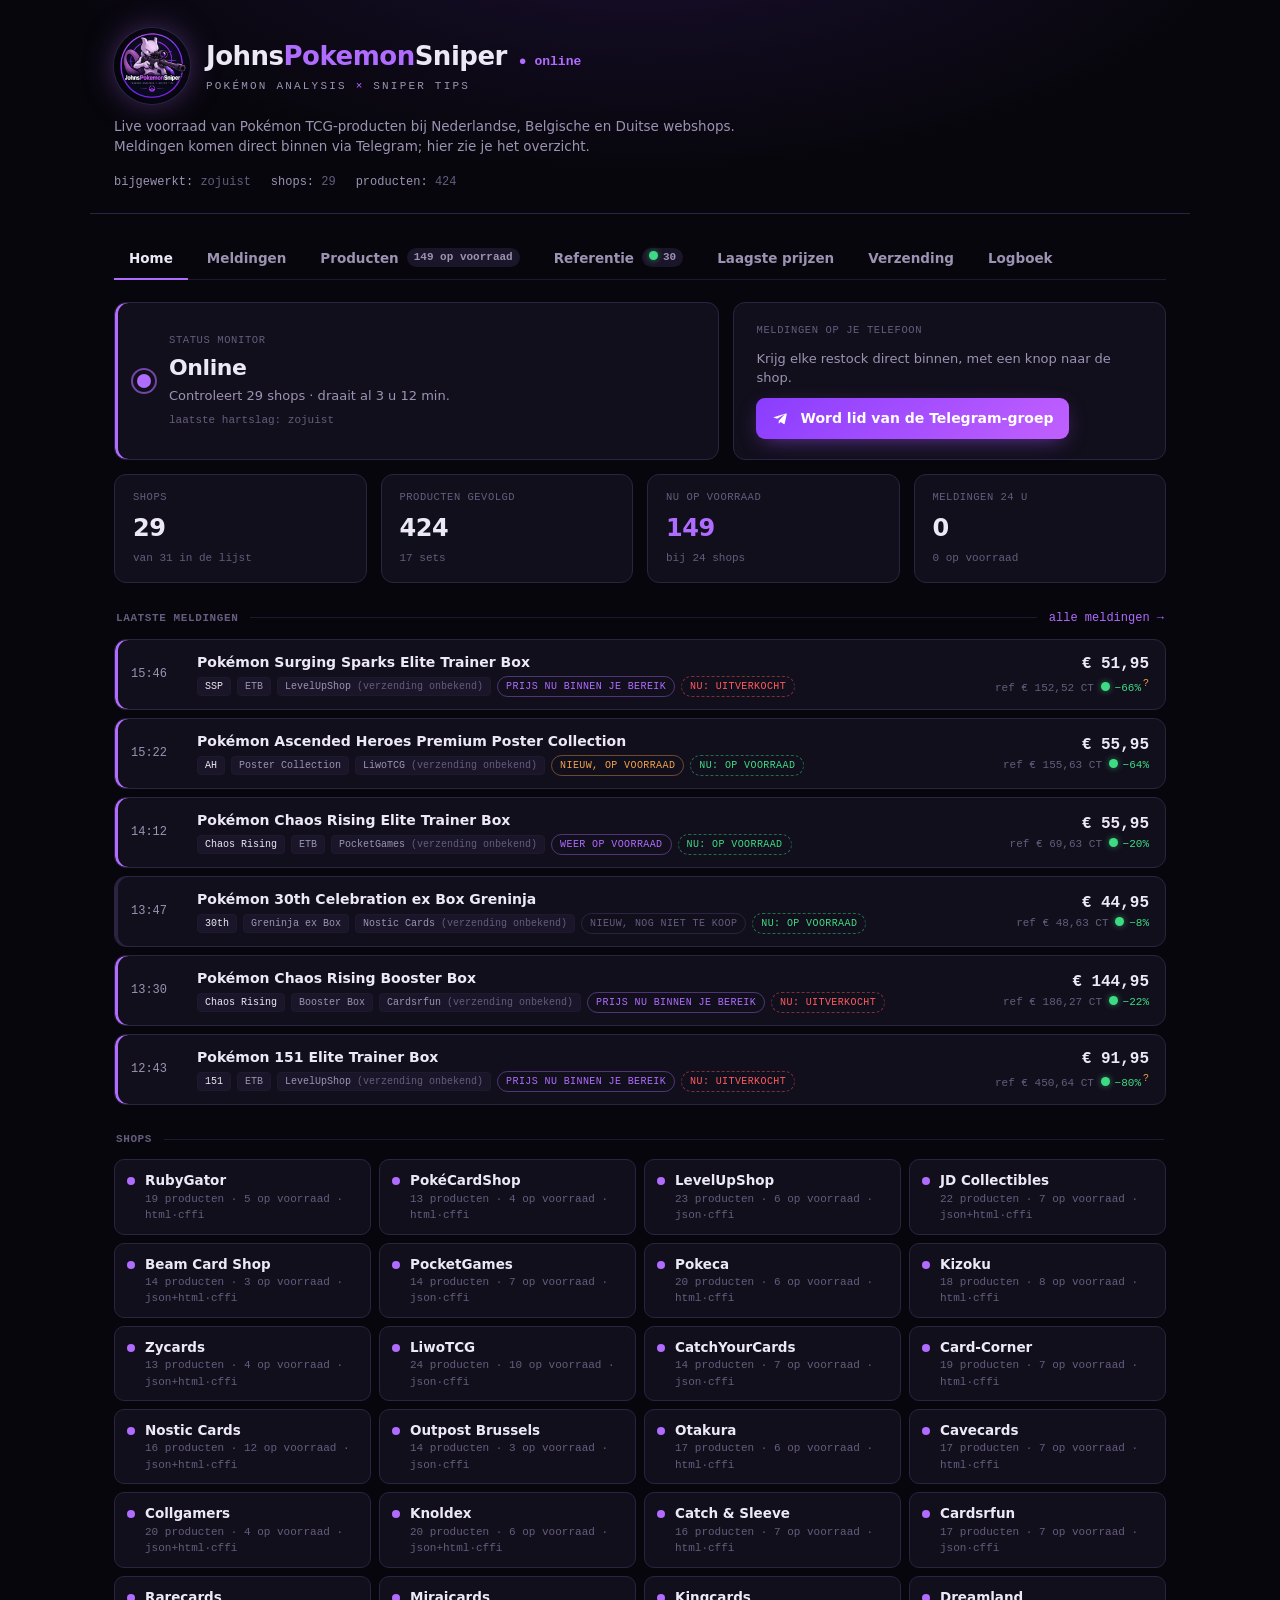
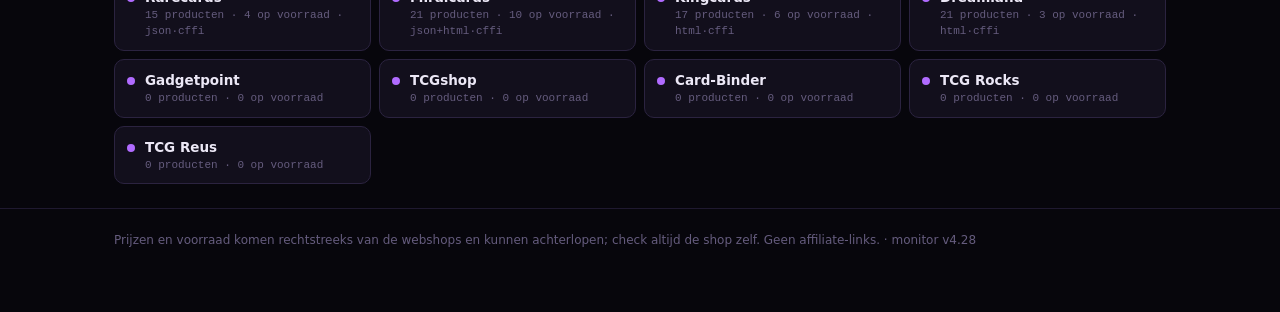
<file: index.html>
<!DOCTYPE html>
<html lang="nl">
<head>
<meta charset="UTF-8">
<meta name="viewport" content="width=device-width, initial-scale=1.0">
<title>JohnsPokemonSniper</title>
<meta name="description" content="Live voorraad van Pokémon TCG-producten bij NL/BE/DE-webshops.">
<link rel="icon" type="image/png" href="assets/favicon.png">
<link rel="apple-touch-icon" href="assets/apple-touch-icon.png">
<meta name="theme-color" content="#07060c">
<meta property="og:title" content="JohnsPokemonSniper">
<meta property="og:description" content="Live voorraad van Pokémon TCG-producten bij NL/BE/DE-webshops.">
<meta property="og:image" content="assets/logo.png">
<link rel="stylesheet" href="assets/style.css">
</head>
<body>
  <header>
    <div class="brand">
      <img class="logo" src="assets/logo.png" alt="JohnsPokemonSniper logo" width="76" height="76">
      <div class="names">
        <div class="row"><h1>Johns<span class="p">Pokemon</span>Sniper</h1>
          <span class="sub" id="brand-status">● laden…</span></div>
        <span class="motto">Pokémon analysis <i>×</i> sniper tips</span>
      </div>
    </div>
    <p class="tagline" style="margin-top:12px">Live voorraad van Pokémon TCG-producten bij Nederlandse, Belgische en Duitse webshops.
      Meldingen komen direct binnen via Telegram; hier zie je het overzicht.</p>
    <div class="meta-row">
      <span><b>bijgewerkt:</b> <span id="meta-updated">—</span></span>
      <span><b>shops:</b> <span id="meta-shops">—</span></span>
      <span><b>producten:</b> <span id="meta-products">—</span></span>
    </div>
  </header>

  <main>
    <nav class="tabs" id="tabs">
      <a class="tab" href="#home" data-tab="home">Home</a>
      <a class="tab" href="#meldingen" data-tab="meldingen">Meldingen <span class="cnt" id="cnt-alerts"></span></a>
      <a class="tab" href="#producten" data-tab="producten">Producten <span class="cnt" id="cnt-products"></span></a>
      <a class="tab" href="#referentie" data-tab="referentie">Referentie <span class="cnt" id="cnt-refs"></span></a>
      <a class="tab" href="#historie" data-tab="historie">Laagste prijzen</a>
      <a class="tab" href="#verzending" data-tab="verzending">Verzending</a>
      <a class="tab" href="#logboek" data-tab="logboek">Logboek</a>
    </nav>

    <section id="view-home" class="view" hidden></section>
    <section id="view-meldingen" class="view" hidden></section>
    <section id="view-producten" class="view" hidden></section>
    <section id="view-referentie" class="view" hidden></section>
    <section id="view-historie" class="view" hidden></section>
    <section id="view-verzending" class="view" hidden></section>
    <section id="view-logboek" class="view" hidden></section>
  </main>

  <footer>
    <p>Prijzen en voorraad komen rechtstreeks van de webshops en kunnen achterlopen; check altijd de shop zelf.
      Geen affiliate-links. <span id="foot-version"></span></p>
  </footer>

  <script src="assets/config.js"></script>
  <script src="assets/app.js"></script>
</body>
</html>
</file>
<file: assets/style.css>
/* Poké Monitor — zelfde huisstijl als John's Ballie Bets */
:root {
  /* zwart/paars, afgestemd op het JohnsPokemonSniper-logo */
  --bg:#07060c; --panel:#120f1c; --panel-2:#1a1528; --line:#2b2340; --line-soft:#1f1930;
  --ink:#ece8f6; --ink-dim:#9c93b3; --ink-faint:#655c7e;
  --signal:#b06bff; --signal-2:#d38cff; --on-signal:#ffffff;
  --warn:#f0a24b; --neg:#ff5c8a;
  --mono:'SF Mono','JetBrains Mono','Fira Code',ui-monospace,Menlo,monospace;
  --sans:'Inter',-apple-system,BlinkMacSystemFont,'Segoe UI',system-ui,sans-serif;
}
* { box-sizing:border-box; margin:0; padding:0; }
[hidden] { display:none !important; }
body { background:var(--bg) radial-gradient(ellipse 900px 420px at 50% -120px, rgba(140,70,255,.16), transparent 70%) no-repeat;
       color:var(--ink); font-family:var(--sans); -webkit-font-smoothing:antialiased;
       line-height:1.5; padding-bottom:40px; }
a { color:inherit; }

header { border-bottom:1px solid var(--line); padding:28px 24px 22px; max-width:1100px; margin:0 auto; }
.brand { display:flex; align-items:center; gap:16px; flex-wrap:wrap; }
.brand .logo { width:76px; height:76px; border-radius:50%; flex:none; display:block;
               box-shadow:0 0 0 1px var(--line), 0 0 34px -6px rgba(176,107,255,.55); }
.brand .names { display:flex; flex-direction:column; gap:2px; }
.brand .row { display:flex; align-items:baseline; gap:12px; flex-wrap:wrap; }
.brand h1 .p { color:var(--signal); }
.brand h1 { font-size:26px; font-weight:800; letter-spacing:-0.5px; }
.brand .sub { font-family:var(--mono); font-size:13px; font-weight:600; color:var(--ink-faint); }
.brand .sub.on { color:var(--signal); } .brand .sub.paused { color:var(--warn); } .brand .sub.off { color:var(--neg); }
.tagline { color:var(--ink-dim); font-size:13.5px; margin-top:6px; max-width:640px; }
.meta-row { display:flex; gap:20px; margin-top:16px; flex-wrap:wrap; font-family:var(--mono); font-size:12px; color:var(--ink-faint); }
.meta-row b { color:var(--ink-dim); font-weight:500; }

main { max-width:1100px; margin:0 auto; padding:24px; }
footer { border-top:1px solid var(--line-soft); padding:22px 24px; }
footer p { max-width:1052px; margin:0 auto; font-size:12px; color:var(--ink-faint); }

/* tabbladen */
nav.tabs { display:flex; gap:4px; flex-wrap:wrap; border-bottom:1px solid var(--line-soft); margin-bottom:22px; }
.tab { color:var(--ink-dim); text-decoration:none; font-size:13.5px; font-weight:600; padding:10px 15px;
       border-bottom:2px solid transparent; display:flex; align-items:center; gap:8px; margin-bottom:-1px; }
.tab:hover { color:var(--ink); }
.tab.active { color:var(--ink); border-bottom-color:var(--signal); }
.tab .cnt { font-family:var(--mono); font-size:11px; background:var(--panel-2); color:var(--ink-dim); padding:1px 7px; border-radius:10px; }
.tab .cnt:empty { display:none; }
.tab.active .cnt { background:var(--signal); color:var(--on-signal); }

/* kaarten en tegels */
.panel { background:var(--panel); border:1px solid var(--line); border-radius:12px; }
.grid2 { display:grid; grid-template-columns:1.4fr 1fr; gap:14px; margin-bottom:14px; }
@media (max-width:760px) { .grid2 { grid-template-columns:1fr; } }

.status-card { padding:20px 22px; display:flex; gap:18px; align-items:center; box-shadow:inset 3px 0 0 var(--line); }
.status-card.on { box-shadow:inset 3px 0 0 var(--signal); }
.status-card.paused { box-shadow:inset 3px 0 0 var(--warn); }
.status-card.off { box-shadow:inset 3px 0 0 var(--neg); }
.pulse { width:14px; height:14px; border-radius:50%; background:var(--ink-faint); flex:none; position:relative; }
.on .pulse { background:var(--signal); }
.on .pulse::after { content:""; position:absolute; inset:-6px; border-radius:50%; border:2px solid var(--signal);
                    opacity:.6; animation:ping 2s ease-out infinite; }
.paused .pulse { background:var(--warn); } .off .pulse { background:var(--neg); }
@keyframes ping { from { transform:scale(.6); opacity:.7; } to { transform:scale(1.5); opacity:0; } }
@media (prefers-reduced-motion:reduce) { .on .pulse::after { animation:none; } }
.status-card .kicker { font-family:var(--mono); font-size:10.5px; letter-spacing:.6px; text-transform:uppercase; color:var(--ink-faint); }
.status-card h2 { font-size:22px; font-weight:800; letter-spacing:-.4px; margin-top:2px; }
.status-card p { color:var(--ink-dim); font-size:13px; margin-top:2px; }

.tg-card { padding:20px 22px; display:flex; flex-direction:column; justify-content:center; gap:10px; }
.tg-card .kicker { font-family:var(--mono); font-size:10.5px; letter-spacing:.6px; text-transform:uppercase; color:var(--ink-faint); }
.tg-card p { color:var(--ink-dim); font-size:13px; }
.btn-tg { display:inline-flex; align-items:center; gap:10px; align-self:flex-start; background:linear-gradient(135deg,#8a3dff,#c160ff); color:#fff;
          box-shadow:0 6px 22px -8px rgba(160,80,255,.7);
          text-decoration:none; font-weight:700; font-size:14px; padding:10px 16px; border-radius:9px; }
.btn-tg:hover { filter:brightness(1.08); }
.btn-tg svg { width:18px; height:18px; }

.summary-bar { display:flex; gap:14px; margin-bottom:24px; flex-wrap:wrap; }
.stat { background:var(--panel); border:1px solid var(--line); border-radius:12px; padding:15px 18px; flex:1; min-width:150px; }
.stat .label { font-family:var(--mono); font-size:10.5px; letter-spacing:.5px; text-transform:uppercase; color:var(--ink-faint); }
.stat .value { font-size:24px; font-weight:800; margin-top:5px; font-variant-numeric:tabular-nums; letter-spacing:-.5px; }
.stat .value.mint { color:var(--signal); }
.stat .sub { font-family:var(--mono); font-size:11px; color:var(--ink-faint); margin-top:4px; }

.section-head { display:flex; align-items:center; gap:12px; margin:26px 2px 12px; }
.section-head h3 { font-family:var(--mono); font-size:11px; letter-spacing:.6px; text-transform:uppercase; color:var(--ink-faint); font-weight:600; white-space:nowrap; }
.section-head .rule { flex:1; height:1px; background:var(--line-soft); }
.section-head a { font-family:var(--mono); font-size:12px; color:var(--signal); text-decoration:none; white-space:nowrap; }

/* shops op de homepage */
.shops { display:grid; grid-template-columns:repeat(auto-fill,minmax(210px,1fr)); gap:8px; }
.shop { background:var(--panel); border:1px solid var(--line); border-radius:10px; padding:10px 12px; display:flex; gap:10px; align-items:flex-start; }
.shop .dot { width:8px; height:8px; border-radius:50%; margin-top:7px; background:var(--signal); flex:none; }
.shop.warn .dot { background:var(--warn); } .shop.off .dot { background:var(--ink-faint); }
.shop .nm { font-weight:600; font-size:13.5px; }
.shop .st { font-family:var(--mono); font-size:11px; color:var(--ink-faint); }

/* meldingen */
.day-sep { display:flex; align-items:center; gap:12px; margin:22px 2px 10px; }
.day-sep:first-child { margin-top:4px; }
.day-sep .dag { font-family:var(--mono); font-size:10.5px; letter-spacing:.6px; text-transform:uppercase; color:var(--ink-faint); white-space:nowrap; }
.day-sep .rule { flex:1; height:1px; background:var(--line-soft); }
.day-sep .n { font-family:var(--mono); font-size:11px; color:var(--ink-dim); }
.alert { background:var(--panel); border:1px solid var(--line); border-radius:12px; margin-bottom:8px; padding:12px 16px;
         display:grid; grid-template-columns:52px 1fr auto; gap:4px 14px; align-items:center; box-shadow:inset 3px 0 0 var(--line); }
.alert.stock { box-shadow:inset 3px 0 0 var(--signal); }
.alert .time { font-family:var(--mono); font-size:12px; color:var(--ink-dim); }
.alert .what { min-width:0; }
.alert .what .t { font-weight:650; font-size:14px; overflow:hidden; text-overflow:ellipsis; }
.alert .what .t a { text-decoration:none; } .alert .what .t a:hover { color:var(--signal); }
.alert .what .m { display:flex; gap:6px; flex-wrap:wrap; margin-top:3px; align-items:center; }
.alert .price { text-align:right; font-family:var(--mono); }
.alert .price .amt { font-size:16px; font-weight:700; }
.alert .price .ref { font-size:11px; color:var(--ink-faint); display:block; }
@media (max-width:560px) { .alert { grid-template-columns:1fr auto; } .alert .time { grid-column:1 / -1; } }

/* badges */
.badge { font-family:var(--mono); font-size:10px; color:var(--ink-dim); background:var(--panel-2); border:1px solid var(--line-soft);
         padding:1px 7px; border-radius:4px; white-space:nowrap; }
.badge.set { color:var(--ink); }
.pill { font-family:var(--mono); font-size:10px; letter-spacing:.4px; text-transform:uppercase; padding:2px 8px; border-radius:20px; border:1px solid; white-space:nowrap; }
.pill.in { color:var(--signal); border-color:rgba(176,107,255,.4); }
.pill.out { color:var(--ink-faint); border-color:var(--line); }
.pill.unk { color:var(--warn); border-color:rgba(240,162,75,.4); }
.pill.new { color:var(--warn); border-color:rgba(240,162,75,.4); }
.pill.low { color:var(--on-signal); background:var(--signal); border-color:var(--signal); }
.diff { font-family:var(--mono); font-size:11px; }
.diff.good { color:#3ddc84; } .diff.bad { color:#ff5a5f; } .diff.mid { color:#f0a24b; }
.diff { white-space:nowrap; }
/* gekleurde bolletjes, zelfde betekenis als in Telegram/ntfy */
.dotc { display:inline-block; width:9px; height:9px; border-radius:50%; margin-right:5px; vertical-align:0; background:var(--ink-faint); }
.dotc.good { background:#3ddc84; box-shadow:0 0 6px rgba(61,220,132,.55); }
.dotc.mid { background:#f0a24b; box-shadow:0 0 6px rgba(240,162,75,.5); }
.dotc.bad { background:#ff5a5f; box-shadow:0 0 6px rgba(255,90,95,.5); }
sup.unsure { font-family:var(--mono); font-size:10px; color:#f0a24b; margin-left:2px; cursor:help; }
.legend { display:block; margin-top:6px; font-family:var(--mono); font-size:11px; }
.legend .dotc { margin-left:10px; } .legend .dotc:first-child { margin-left:0; }
.ct-state { font-family:var(--mono); font-size:11px; }
.cmp-head .best b .diff { font-size:11px; margin-left:4px; }

/* filters */
.filters { background:var(--panel); border:1px solid var(--line); border-radius:12px; padding:14px 16px; margin-bottom:16px;
           display:grid; grid-template-columns:repeat(auto-fit,minmax(170px,1fr)); gap:12px 14px; }
.filters label { display:block; font-family:var(--mono); font-size:10px; letter-spacing:.5px; text-transform:uppercase; color:var(--ink-faint); margin-bottom:5px; }
.filters .wide { grid-column:1 / -1; }
input[type=search], input[type=number], select { width:100%; background:var(--panel-2); color:var(--ink); border:1px solid var(--line);
   border-radius:7px; padding:7px 10px; font-family:var(--sans); font-size:13px; outline:none; }
input:focus, select:focus { border-color:var(--signal); }
.pricebox { display:flex; gap:6px; align-items:center; } .pricebox span { color:var(--ink-faint); }
.chips { display:flex; flex-wrap:wrap; gap:6px; }
.chip { background:var(--panel-2); border:1px solid var(--line); color:var(--ink-dim); border-radius:20px; padding:3px 11px;
        font-size:12px; font-weight:600; cursor:pointer; font-family:var(--sans); user-select:none; }
.chip:hover { color:var(--ink); }
.chip.on { background:rgba(176,107,255,.12); border-color:rgba(176,107,255,.5); color:var(--signal); }
.chip.mini { font-family:var(--mono); font-size:10.5px; padding:2px 9px; }
.seg { display:inline-flex; border:1px solid var(--line); border-radius:8px; overflow:hidden; }
.seg button { background:var(--panel-2); color:var(--ink-dim); border:none; padding:6px 12px; font-size:12.5px; font-weight:600;
              cursor:pointer; font-family:var(--sans); white-space:nowrap; }
.seg button + button { border-left:1px solid var(--line); }
.seg button.on { background:var(--signal); color:var(--on-signal); }
.toolbar { display:flex; justify-content:space-between; align-items:center; gap:10px; flex-wrap:wrap; margin-bottom:12px; }
.toolbar .count { font-family:var(--mono); font-size:12px; color:var(--ink-dim); }
.toolbar .right { display:flex; gap:10px; align-items:center; flex-wrap:wrap; }
.toolbar select { width:auto; }
.linkbtn { background:none; border:none; color:var(--signal); font-family:var(--mono); font-size:11.5px; cursor:pointer; padding:0; }

/* tabellen */
.table { width:100%; border-collapse:collapse; background:var(--panel); border:1px solid var(--line); border-radius:12px; overflow:hidden; }
.table th { text-align:left; font-family:var(--mono); font-size:10px; letter-spacing:.5px; text-transform:uppercase; color:var(--ink-faint);
            font-weight:600; padding:10px 14px; border-bottom:1px solid var(--line); background:var(--panel-2); white-space:nowrap; }
.table td { padding:10px 14px; border-bottom:1px solid var(--line-soft); font-size:13.5px; vertical-align:middle; }
.table tr:last-child td { border-bottom:none; }
.table tr.dim td { color:var(--ink-dim); }
.table td.num { font-family:var(--mono); text-align:right; white-space:nowrap; font-variant-numeric:tabular-nums; }
.table th.num { text-align:right; }
.table .ttl { font-weight:600; } .table .ttl a { text-decoration:none; } .table .ttl a:hover { color:var(--signal); }
.table .sub2 { font-size:11.5px; color:var(--ink-faint); margin-top:2px; overflow:hidden; text-overflow:ellipsis; max-width:420px; white-space:nowrap; }
.go { font-family:var(--mono); font-size:12px; color:var(--signal); text-decoration:none; white-space:nowrap; }
@media (max-width:700px) {
  .table thead { display:none; }
  .table, .table tbody, .table tr, .table td { display:block; width:100%; }
  .table tr { border-bottom:1px solid var(--line); padding:8px 0; }
  .table td { border:none; padding:3px 14px; text-align:left !important; }
  .table td[data-l]::before { content:attr(data-l) ": "; font-family:var(--mono); font-size:10px; text-transform:uppercase; color:var(--ink-faint); }
  .table .sub2 { max-width:none; white-space:normal; }
}

/* vergelijken */
.cmp { background:var(--panel); border:1px solid var(--line); border-radius:12px; margin-bottom:10px; overflow:hidden; }
.cmp-head { display:flex; justify-content:space-between; gap:12px; padding:13px 16px 10px; align-items:flex-start; flex-wrap:wrap; }
.cmp-head .nm { font-weight:700; font-size:15px; letter-spacing:-.2px; }
.cmp-head .m { display:flex; gap:6px; margin-top:4px; flex-wrap:wrap; }
.cmp-head .best { text-align:right; font-family:var(--mono); font-size:11px; color:var(--ink-faint); }
.cmp-head .best b { display:block; font-size:18px; color:var(--signal); }
.cmp-head .best b.none { color:var(--ink-faint); font-size:13px; }
.cmp-row { display:grid; grid-template-columns:minmax(120px,190px) 1fr 90px 104px; gap:12px; align-items:center; padding:7px 16px;
           border-top:1px solid var(--line-soft); font-size:13px; }
.cmp-row.out { color:var(--ink-faint); }
.cmp-row.cheapest { background:rgba(176,107,255,.06); }
.cmp-row .shopn { font-weight:600; }
.cmp-row .bar { height:6px; background:var(--panel-2); border-radius:3px; overflow:hidden; }
.cmp-row .bar i { display:block; height:100%; background:var(--line); border-radius:3px; }
.cmp-row.in .bar i { background:rgba(176,107,255,.55); }
.cmp-row.cheapest .bar i { background:var(--signal); }
.cmp-row .p { font-family:var(--mono); text-align:right; font-weight:700; }
.cmp-row > span:last-child { text-align:right; }
@media (max-width:560px) { .cmp-row { grid-template-columns:1fr 76px 96px; } .cmp-row .bar { display:none; } }

.empty { text-align:center; padding:60px 20px; color:var(--ink-dim); }
.empty h2 { font-size:17px; margin-bottom:8px; color:var(--ink); font-weight:700; }
.empty p { font-size:13.5px; max-width:440px; margin:0 auto; }
.more { display:block; margin:14px auto 0; background:var(--panel-2); border:1px solid var(--line); color:var(--ink); border-radius:8px;
        padding:8px 16px; font-weight:600; cursor:pointer; font-family:var(--sans); font-size:13px; }
.more:hover { border-color:var(--signal); color:var(--signal); }
.note { font-size:12.5px; color:var(--ink-dim); margin:-4px 2px 14px; }

/* ---------- telefoon: compacter, filters inklapbaar ---------- */
.filter-toggle { display:none; }
@media (max-width:640px) {
  header { padding:18px 16px 14px; }
  .brand h1 { font-size:21px; }
  .brand .logo { width:54px; height:54px; }
  .brand { gap:12px; }
  .tagline { font-size:12.5px; }
  .meta-row { gap:6px 14px; margin-top:10px; }
  main { padding:16px; }
  nav.tabs { flex-wrap:nowrap; overflow-x:auto; scrollbar-width:none; -webkit-overflow-scrolling:touch; margin-bottom:16px; }
  nav.tabs::-webkit-scrollbar { display:none; }
  .tab { padding:9px 11px; white-space:nowrap; }
  .filter-toggle { display:flex; justify-content:space-between; align-items:center; width:100%; margin-bottom:10px;
    background:var(--panel); border:1px solid var(--line); color:var(--ink); border-radius:10px; padding:10px 14px;
    font-family:var(--sans); font-size:13.5px; font-weight:600; cursor:pointer; }
  .filter-toggle .n { font-family:var(--mono); font-size:11px; color:var(--signal); }
  .filters.collapsible:not(.open) { display:none; }
  .summary-bar { gap:10px; } .stat { min-width:calc(50% - 5px); padding:12px 14px; } .stat .value { font-size:21px; }
  .status-card { padding:16px; } .tg-card { padding:16px; } .btn-tg { align-self:stretch; justify-content:center; }
}
.brand .motto { font-family:var(--mono); font-size:11px; letter-spacing:2.2px; text-transform:uppercase; color:var(--ink-dim); }
.brand .motto i { color:var(--signal); font-style:normal; }
@media (max-width:640px) { .brand .motto { font-size:9.5px; letter-spacing:1.4px; } }
@media (max-width:640px) {
  .brand { flex-wrap:nowrap; align-items:center; }
  .brand .names { min-width:0; flex:1; }
  .brand .row { gap:2px 8px; }
  .brand .sub { font-size:11.5px; }
}

@media (max-width:700px) { .table td[data-l=""]::before { content:none; } }
.table .sub2.outl { color:#f0a24b; }

/* ---- versie 4.35: verzending, voorraad nu, logboek ---- */
.badge .ship { color:var(--ink-faint); }
.pill.now { border-style:dashed; }
.pill.now.in { color:#3ddc84; border-color:rgba(61,220,132,.45); }
.pill.now.out { color:#ff5a5f; border-color:rgba(255,90,95,.45); }
.pill.now.unk { color:var(--ink-faint); border-color:var(--line); }
.loglist { font-family:var(--mono); font-size:12px; }
.logrow { display:grid; grid-template-columns:72px 58px 158px 1fr; gap:10px; padding:5px 10px; border-bottom:1px solid var(--line-soft); align-items:baseline; }
.logrow .lt { color:var(--ink-faint); } .logrow .lsrc { color:var(--ink-dim); text-transform:uppercase; font-size:10px; letter-spacing:.4px; }
.logrow .lkind { color:var(--ink-dim); white-space:nowrap; } .logrow .lm { color:var(--ink); word-break:break-word; }
.logrow .lm a { color:var(--signal); text-decoration:none; }
.logrow.melding { background:rgba(176,107,255,.07); } .logrow.melding .lm { font-weight:600; }
.logrow.fout .lm { color:#ff8a8d; } .logrow.info .lm, .logrow.dubbel .lm { color:var(--ink-dim); }
.lk { display:inline-block; width:8px; height:8px; border-radius:50%; margin-right:6px; background:var(--ink-faint); }
.lk.melding { background:var(--signal); } .lk.nieuw { background:#f0a24b; } .lk.uitverkocht { background:#ff5a5f; }
.lk.fout { background:#ff2d55; box-shadow:0 0 6px rgba(255,45,85,.6); } .lk.hersteld { background:#3ddc84; }
.lk.dubbel { background:#7a7194; } .lk.prijs { background:#5ac8fa; } .lk.info { background:#4b4560; }
.live { font-family:var(--mono); font-size:11px; color:var(--ink-dim); margin-right:10px; }
.pulse-dot { display:inline-block; width:8px; height:8px; border-radius:50%; background:#3ddc84; margin-right:6px; animation:pd 1.6s infinite; }
@keyframes pd { 0% { box-shadow:0 0 0 0 rgba(61,220,132,.6); } 70% { box-shadow:0 0 0 7px rgba(61,220,132,0); } 100% { box-shadow:0 0 0 0 rgba(61,220,132,0); } }
@media (max-width:700px) { .logrow { grid-template-columns:62px 1fr; } .logrow .lsrc, .logrow .lkind { display:none; } }
</file>
